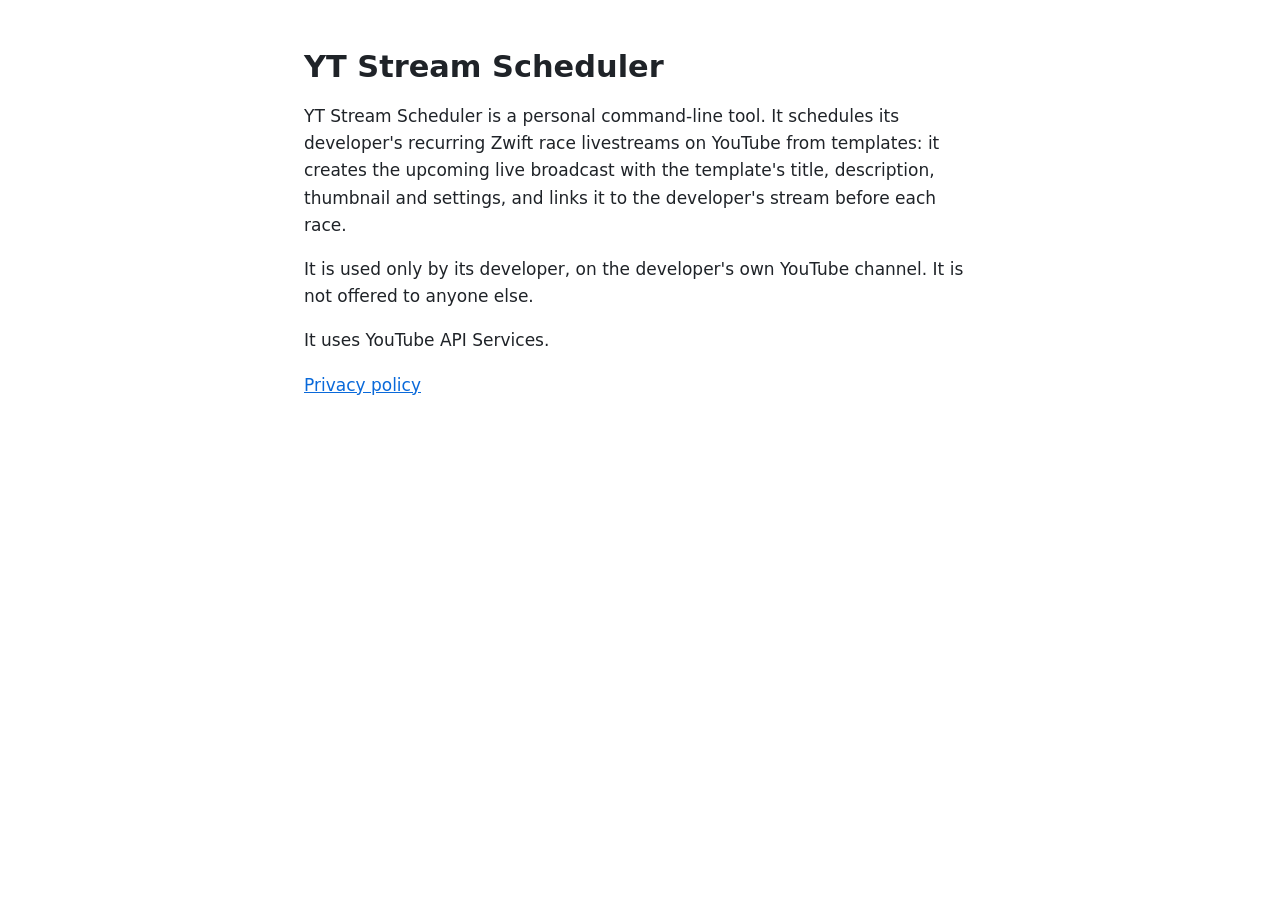
<file: index.html>
<!doctype html>
<html lang="en">
<head>
<meta charset="utf-8">
<meta name="viewport" content="width=device-width, initial-scale=1">
<title>YT Stream Scheduler</title>
<link rel="stylesheet" href="style.css">
</head>
<body>
<main>
<h1>YT Stream Scheduler</h1>

<p>YT Stream Scheduler is a personal command-line tool. It schedules its developer's recurring Zwift race livestreams on YouTube from templates: it creates the upcoming live broadcast with the template's title, description, thumbnail and settings, and links it to the developer's stream before each race.</p>

<p>It is used only by its developer, on the developer's own YouTube channel. It is not offered to anyone else.</p>

<p>It uses YouTube API Services.</p>

<p><a href="privacy.html">Privacy policy</a></p>
</main>
</body>
</html>
</file>
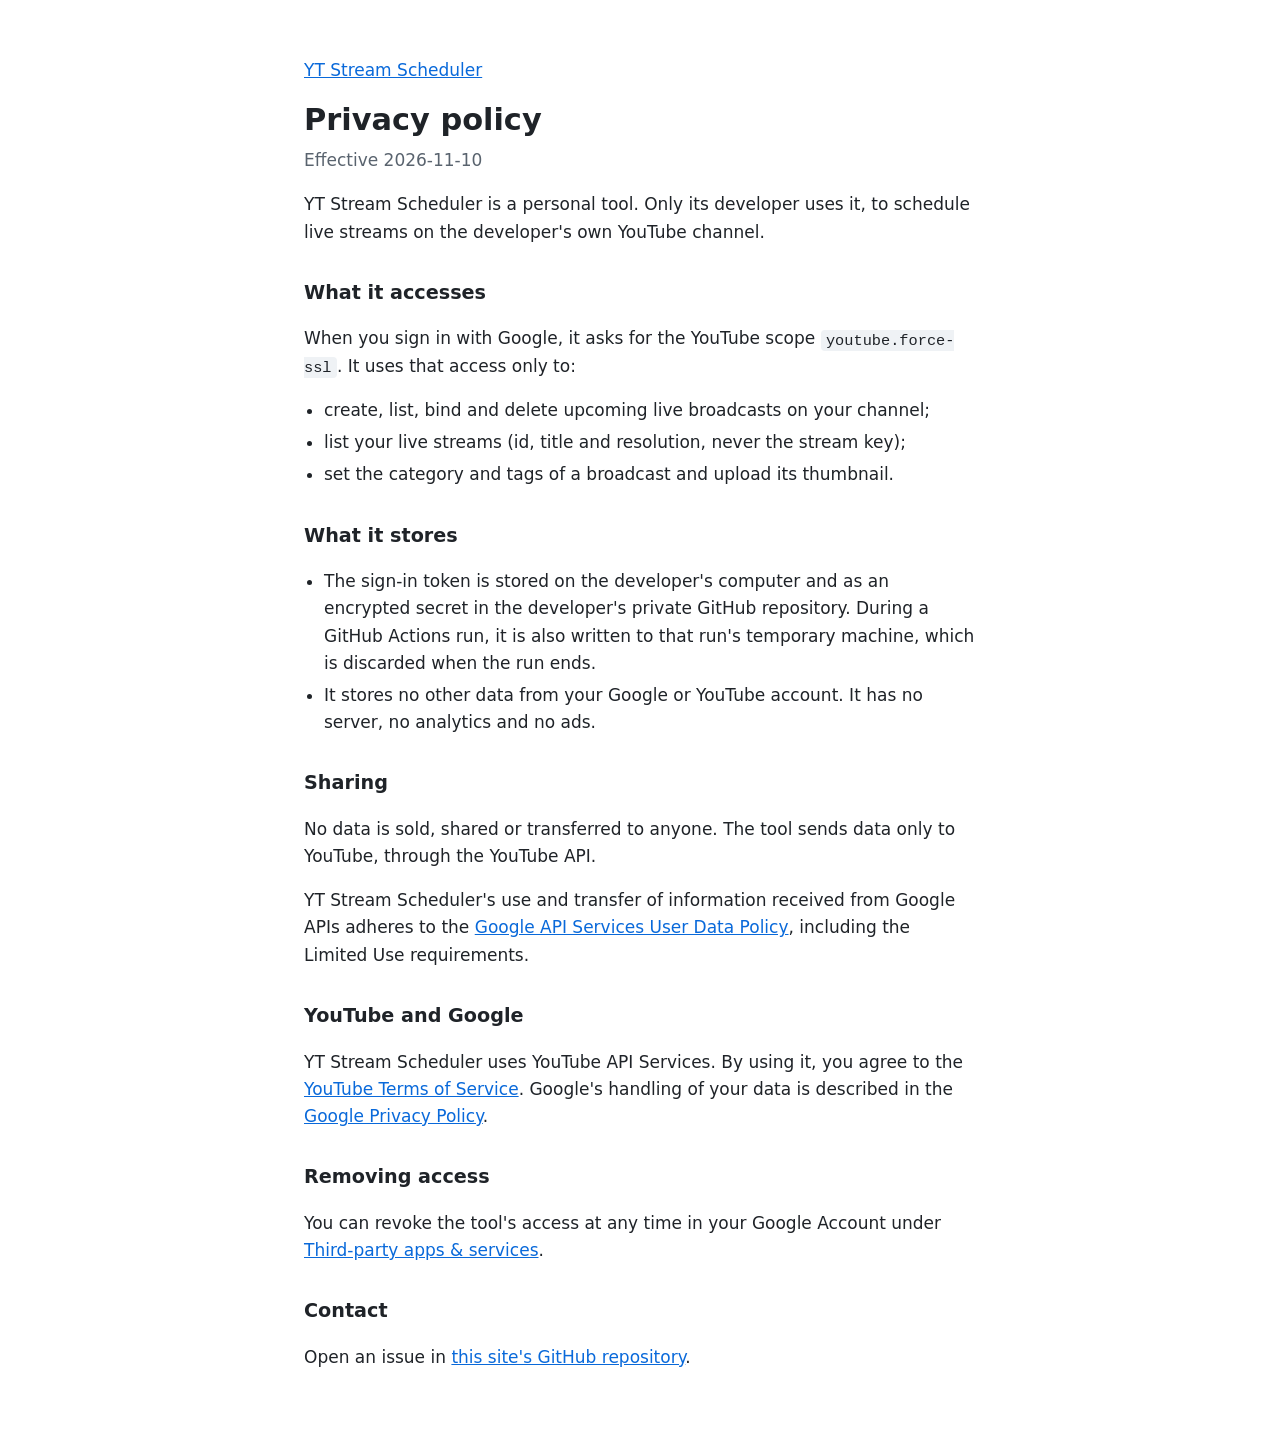
<file: privacy.html>
<!doctype html>
<html lang="en">
<head>
<meta charset="utf-8">
<meta name="viewport" content="width=device-width, initial-scale=1">
<title>Privacy policy · YT Stream Scheduler</title>
<link rel="stylesheet" href="style.css">
</head>
<body>
<main>
<p><a href="./">YT Stream Scheduler</a></p>
<h1>Privacy policy</h1>
<p class="muted">Effective 2026-11-10</p>

<p>YT Stream Scheduler is a personal tool. Only its developer uses it, to schedule live streams on the developer's own YouTube channel.</p>

<h2>What it accesses</h2>
<p>When you sign in with Google, it asks for the YouTube scope <code>youtube.force-ssl</code>. It uses that access only to:</p>
<ul>
<li>create, list, bind and delete upcoming live broadcasts on your channel;</li>
<li>list your live streams (id, title and resolution, never the stream key);</li>
<li>set the category and tags of a broadcast and upload its thumbnail.</li>
</ul>

<h2>What it stores</h2>
<ul>
<li>The sign-in token is stored on the developer's computer and as an encrypted secret in the developer's private GitHub repository. During a GitHub Actions run, it is also written to that run's temporary machine, which is discarded when the run ends.</li>
<li>It stores no other data from your Google or YouTube account. It has no server, no analytics and no ads.</li>
</ul>

<h2>Sharing</h2>
<p>No data is sold, shared or transferred to anyone. The tool sends data only to YouTube, through the YouTube API.</p>
<p>YT Stream Scheduler's use and transfer of information received from Google APIs adheres to the <a href="https://developers.google.com/terms/api-services-user-data-policy">Google API Services User Data Policy</a>, including the Limited Use requirements.</p>

<h2>YouTube and Google</h2>
<p>YT Stream Scheduler uses YouTube API Services. By using it, you agree to the <a href="https://www.youtube.com/t/terms">YouTube Terms of Service</a>. Google's handling of your data is described in the <a href="https://policies.google.com/privacy">Google Privacy Policy</a>.</p>

<h2>Removing access</h2>
<p>You can revoke the tool's access at any time in your Google Account under <a href="https://myaccount.google.com/connections">Third-party apps &amp; services</a>.</p>

<h2>Contact</h2>
<p>Open an issue in <a href="https://github.com/JordanEC/yt-stream-scheduler-site/issues">this site's GitHub repository</a>.</p>
</main>
</body>
</html>
</file>
<file: style.css>
:root {
  --bg: #ffffff;
  --text: #1f2328;
  --muted: #59636e;
  --link: #0969da;
  --code-bg: #eff2f5;
}
@media (prefers-color-scheme: dark) {
  :root {
    --bg: #0d1117;
    --text: #e6edf3;
    --muted: #9198a1;
    --link: #4493f8;
    --code-bg: #262c36;
  }
}
body {
  margin: 0;
  background: var(--bg);
  color: var(--text);
  font: 17px/1.6 system-ui, -apple-system, "Segoe UI", Roboto, sans-serif;
}
main {
  max-width: 42rem;
  margin: 0 auto;
  padding: 2.5rem 16px 4rem;
}
h1 { font-size: 1.9rem; line-height: 1.25; margin: 0.5rem 0 1rem; }
h2 { font-size: 1.2rem; margin: 2rem 0 0.5rem; }
a { color: var(--link); }
.muted { color: var(--muted); margin-top: -0.5rem; }
code {
  background: var(--code-bg);
  padding: 0.1em 0.35em;
  border-radius: 4px;
  font-size: 0.9em;
}
ul { padding-left: 1.25rem; }
li { margin: 0.3rem 0; }
</file>
